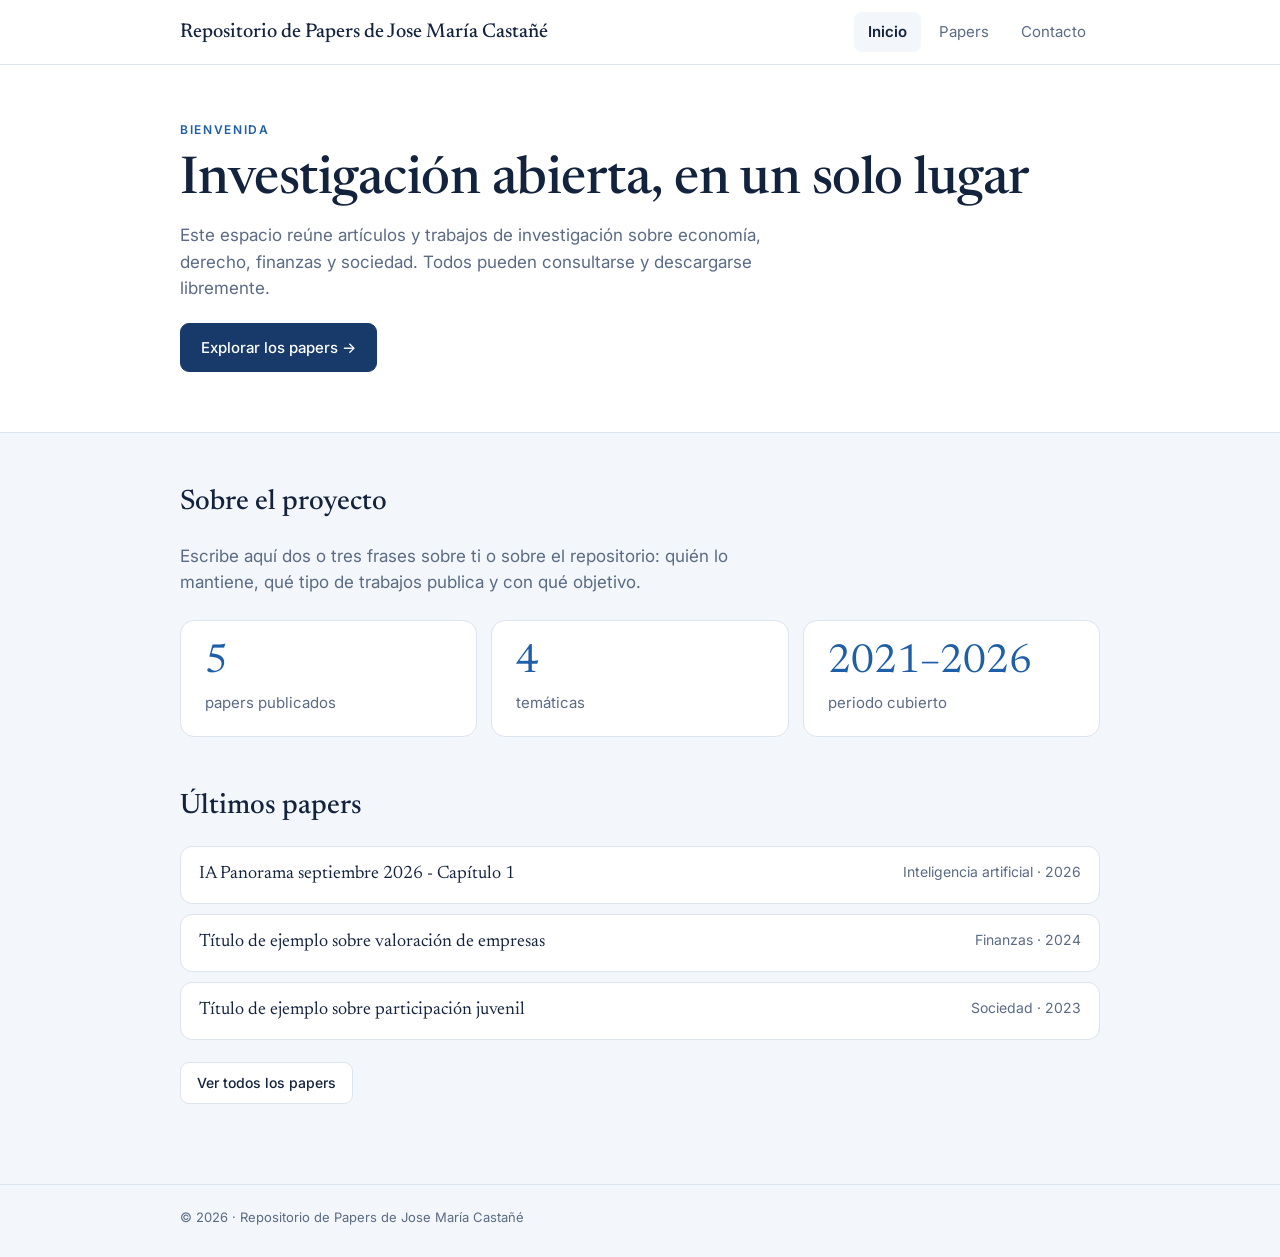
<file: index.html>
<!doctype html>
<html lang="es">
<head>
<meta charset="utf-8">
<meta name="viewport" content="width=device-width, initial-scale=1">
<title></title>
<meta name="description" content="Repositorio de papers con búsqueda por temática y año.">
<link rel="preconnect" href="https://fonts.googleapis.com">
<link rel="preconnect" href="https://fonts.gstatic.com" crossorigin>
<link href="https://fonts.googleapis.com/css2?family=Newsreader:opsz,wght@6..72,400;6..72,500;6..72,600&family=Inter:wght@400;500;600&display=swap" rel="stylesheet">
<link rel="stylesheet" href="estilos.css">
</head>
<body data-page="inicio">
<header class="nav" id="nav"></header>

<main>
  <section class="hero">
    <div class="wrap">
      <!-- ======= EDITA AQUÍ LOS TEXTOS DE PORTADA ======= -->
      <p class="eyebrow">Bienvenida</p>
      <h1>Investigación abierta, en un solo lugar</h1>
      <p class="lede">Este espacio reúne artículos y trabajos de investigación sobre economía, derecho, finanzas y sociedad. Todos pueden consultarse y descargarse libremente.</p>
      <p class="cta"><a class="btn primary big" href="papers.html">Explorar los papers →</a></p>
      <!-- ================================================ -->
    </div>
  </section>

  <section class="wrap section">
    <!-- ======= EDITA AQUÍ EL BLOQUE "SOBRE EL PROYECTO" ======= -->
    <h2>Sobre el proyecto</h2>
    <p class="lede" style="margin-bottom:24px">Escribe aquí dos o tres frases sobre ti o sobre el repositorio: quién lo mantiene, qué tipo de trabajos publica y con qué objetivo.</p>
    <!-- ======================================================== -->

    <div class="grid3" id="stats">
      <div class="card"><p class="stat" id="s-papers">–</p><p>papers publicados</p></div>
      <div class="card"><p class="stat" id="s-temas">–</p><p>temáticas</p></div>
      <div class="card"><p class="stat" id="s-anios">–</p><p>periodo cubierto</p></div>
    </div>

    <h2 style="margin-top:48px">Últimos papers</h2>
    <div class="latest" id="latest"></div>
    <p class="cta"><a class="btn" href="papers.html">Ver todos los papers</a></p>
  </section>
</main>

<footer><div class="wrap"></div></footer>

<script src="config.js"></script>
<script>
loadPapers().then(papers=>{
  const years = papers.map(p=>+p.anio).filter(Boolean);
  document.getElementById("s-papers").textContent = papers.length;
  document.getElementById("s-temas").textContent = new Set(papers.map(p=>p.tematica).filter(Boolean)).size;
  document.getElementById("s-anios").textContent = years.length ? (Math.min(...years)===Math.max(...years) ? Math.min(...years) : `${Math.min(...years)}–${Math.max(...years)}`) : "–";
  const latest = [...papers].sort((a,b)=>b.anio-a.anio).slice(0,3);
  document.getElementById("latest").innerHTML = latest.map(p=>
    `<a href="${esc(pdfHref(p))}" target="_blank" rel="noopener"><span class="t">${esc(p.titulo)}</span><span class="m">${esc(p.tematica)} · ${esc(p.anio)}</span></a>`).join("");
}).catch(()=>{ document.getElementById("latest").innerHTML = LOAD_ERROR; });
</script>
</body>
</html>
</file>
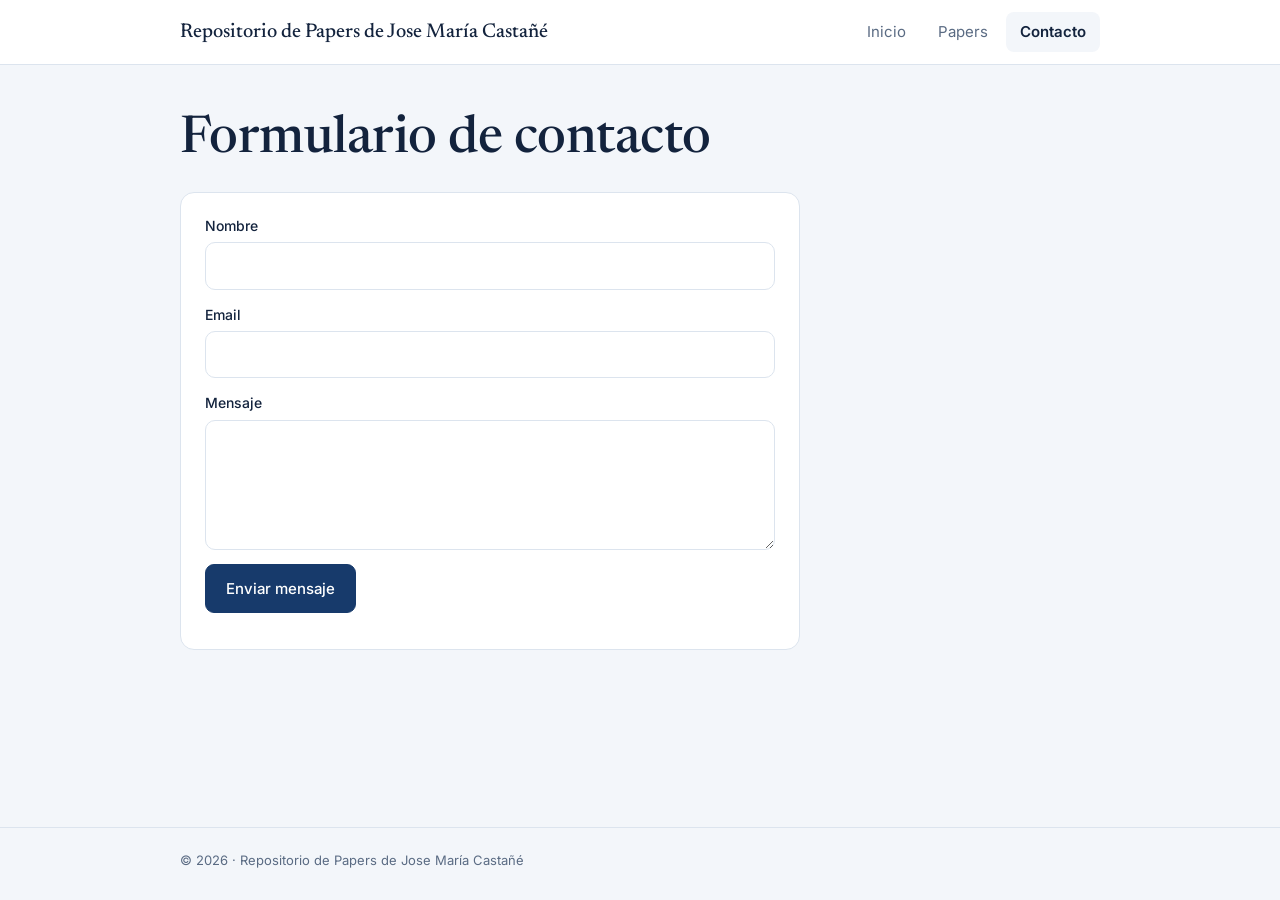
<file: contacto.html>
<!doctype html>
<html lang="es">
<head>
<meta charset="utf-8">
<meta name="viewport" content="width=device-width, initial-scale=1">
<title>Contacto</title>
<meta name="description" content="Contacto del repositorio de papers.">
<link rel="preconnect" href="https://fonts.googleapis.com">
<link rel="preconnect" href="https://fonts.gstatic.com" crossorigin>
<link href="https://fonts.googleapis.com/css2?family=Newsreader:opsz,wght@6..72,400;6..72,500;6..72,600&family=Inter:wght@400;500;600&display=swap" rel="stylesheet">
<link rel="stylesheet" href="estilos.css">
</head>
<body data-page="contacto">
<header class="nav" id="nav"></header>

<main>
  <section class="wrap section">
    <div class="contact">
      <!-- ======= EDITA AQUÍ EL TÍTULO ======= -->
      <h1>Formulario de contacto</h1>
      <!-- ==================================== -->
      <form class="card" id="form">
        <label class="field">Nombre<input name="nombre" required autocomplete="name"></label>
        <label class="field">Email<input name="email" type="email" required autocomplete="email"></label>
        <label class="field">Mensaje<textarea name="mensaje" required></textarea></label>
        <div><button class="btn primary big" type="submit">Enviar mensaje</button></div>
        <p class="note" id="note"></p>
      </form>
    </div>
  </section>
</main>

<footer><div class="wrap"></div></footer>

<script src="config.js"></script>
<script>
/* Si hay código de Formspree, el formulario llega directo a tu correo.
   Si no, abre el programa de correo de quien escribe con el mensaje ya rellenado. */
document.getElementById("form").addEventListener("submit", async e=>{
  e.preventDefault();
  const f = new FormData(e.target), note = document.getElementById("note");
  if(CONFIG.formspree){
    try{
      const r = await fetch("https://formspree.io/f/"+CONFIG.formspree,{method:"POST",body:f,headers:{Accept:"application/json"}});
      if(!r.ok) throw 0;
      e.target.reset(); note.textContent = "¡Gracias! Tu mensaje se ha enviado.";
    }catch{ note.textContent = "No se pudo enviar. Escríbeme directamente a " + CONFIG.email; }
  }else{
    const body = `${f.get("mensaje")}\n\n— ${f.get("nombre")} (${f.get("email")})`;
    location.href = `mailto:${CONFIG.email}?subject=${encodeURIComponent("Mensaje desde "+CONFIG.nombreWeb)}&body=${encodeURIComponent(body)}`;
  }
});
</script>
</body>
</html>
</file>
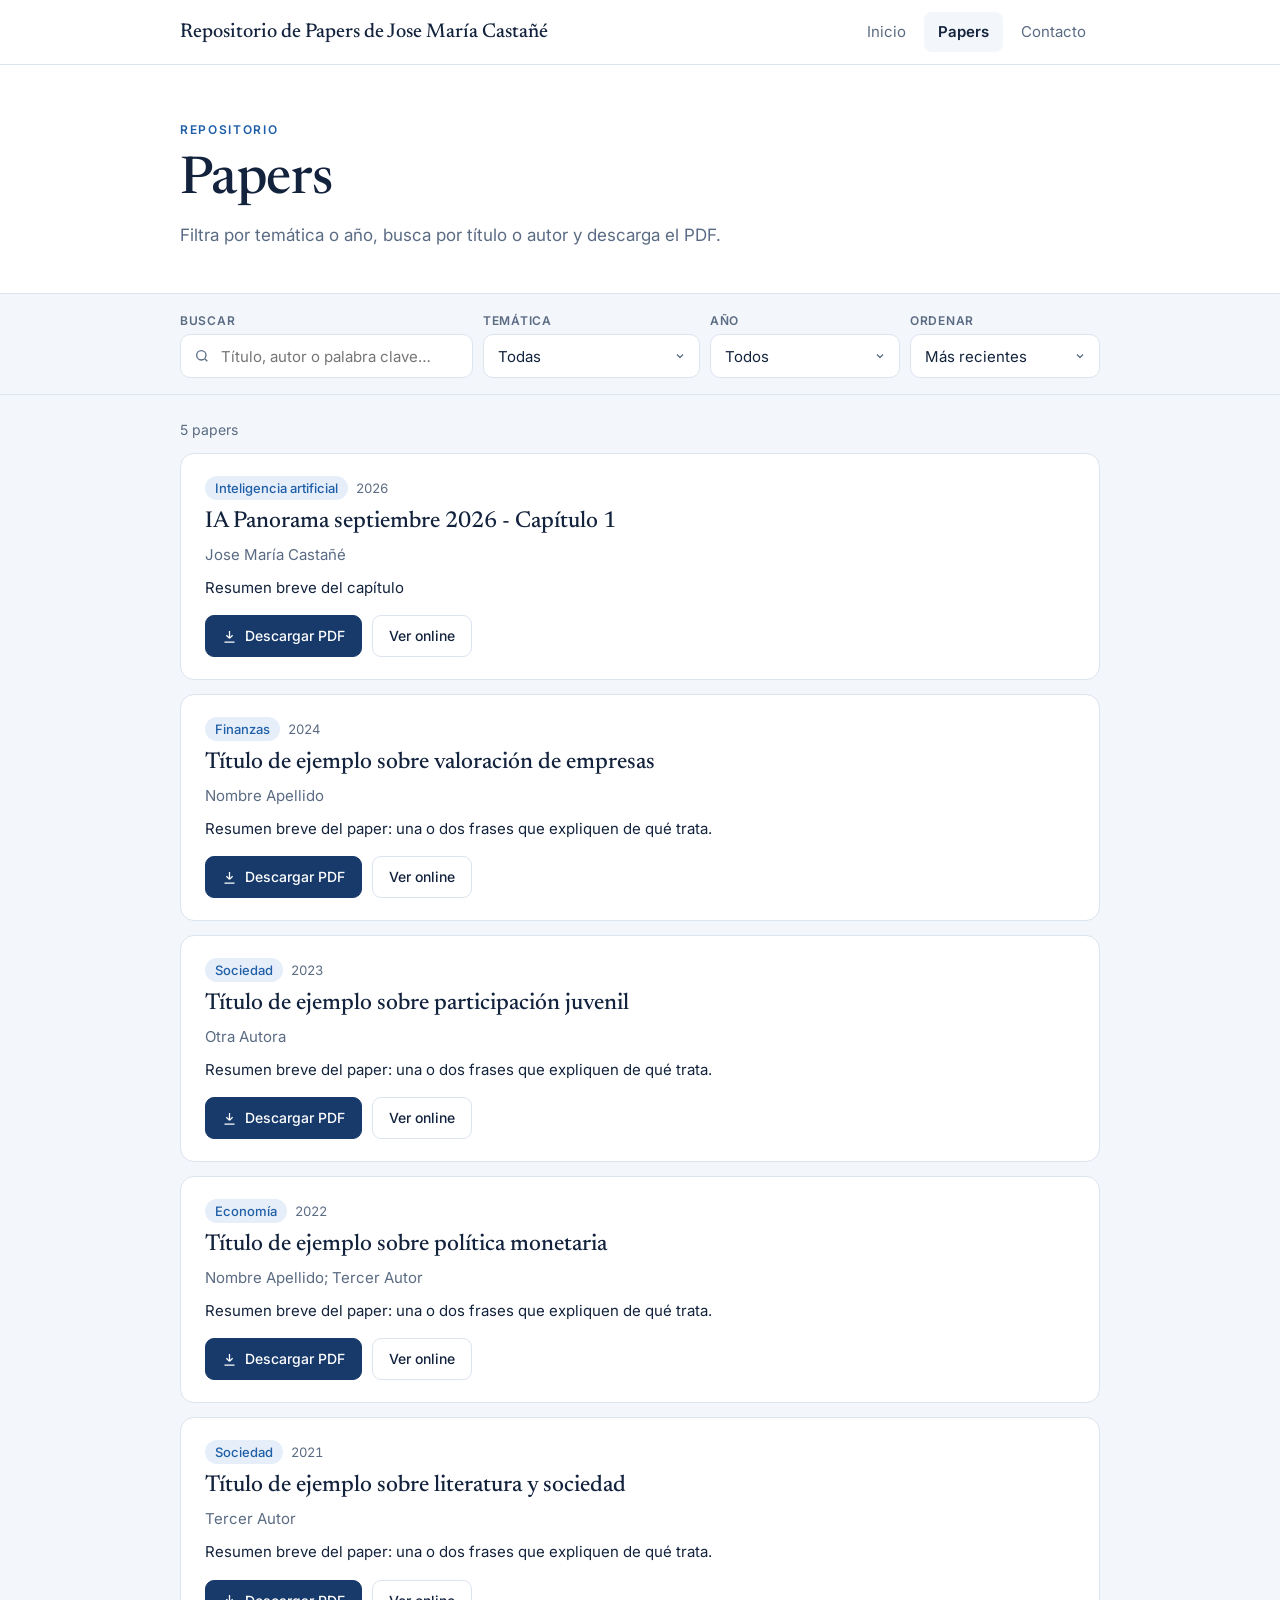
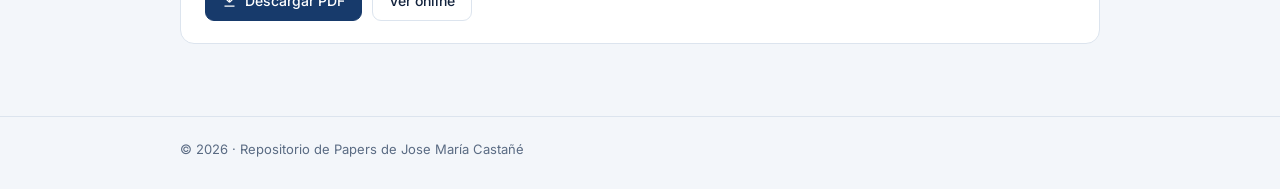
<file: papers.html>
<!doctype html>
<html lang="es">
<head>
<meta charset="utf-8">
<meta name="viewport" content="width=device-width, initial-scale=1">
<title>Papers</title>
<meta name="description" content="Busca y descarga papers por temática y año.">
<link rel="preconnect" href="https://fonts.googleapis.com">
<link rel="preconnect" href="https://fonts.gstatic.com" crossorigin>
<link href="https://fonts.googleapis.com/css2?family=Newsreader:opsz,wght@6..72,400;6..72,500;6..72,600&family=Inter:wght@400;500;600&display=swap" rel="stylesheet">
<link rel="stylesheet" href="estilos.css">
</head>
<body data-page="papers">
<header class="nav" id="nav"></header>

<main>
  <section class="hero">
    <div class="wrap">
      <!-- ======= EDITA AQUÍ LOS TEXTOS DE CABECERA ======= -->
      <p class="eyebrow">Repositorio</p>
      <h1>Papers</h1>
      <p class="lede">Filtra por temática o año, busca por título o autor y descarga el PDF.</p>
      <!-- ================================================= -->
    </div>
  </section>

  <div class="controls">
    <div class="wrap">
      <div class="row">
        <label class="filter search-f">Buscar
          <span class="search">
            <svg width="16" height="16" viewBox="0 0 24 24" fill="none" stroke="currentColor" stroke-width="2"><circle cx="11" cy="11" r="7"/><path d="m20 20-3.5-3.5"/></svg>
            <input id="q" type="search" placeholder="Título, autor o palabra clave…">
          </span>
        </label>
        <label class="filter">Temática<select id="topic"><option value="">Todas</option></select></label>
        <label class="filter">Año<select id="year"><option value="">Todos</option></select></label>
        <label class="filter">Ordenar<select id="sort">
          <option value="new">Más recientes</option>
          <option value="old">Más antiguos</option>
          <option value="az">Título (A–Z)</option>
        </select></label>
      </div>
    </div>
  </div>

  <div class="wrap results">
    <div class="meta"><span id="count"></span><button class="reset" id="reset" hidden>Quitar filtros</button></div>
    <div class="list" id="list"></div>
  </div>
</main>

<footer><div class="wrap"></div></footer>

<script src="config.js"></script>
<script>
let papers = [];
const state = { q:"", topic:"", year:"", sort:"new" };
const $ = id => document.getElementById(id);

function buildFilters(){
  const counts = {};
  papers.forEach(p => { if(p.tematica) counts[p.tematica]=(counts[p.tematica]||0)+1; });
  const topics = Object.keys(counts).sort((a,b)=>a.localeCompare(b,"es"));
  $("topic").innerHTML = `<option value="">Todas</option>` +
    topics.map(t=>`<option value="${esc(t)}" ${state.topic===t?"selected":""}>${esc(t)} (${counts[t]})</option>`).join("");
  const years = [...new Set(papers.map(p=>p.anio).filter(Boolean))].sort((a,b)=>b-a);
  $("year").innerHTML = `<option value="">Todos</option>` + years.map(y=>`<option ${y===state.year?"selected":""}>${esc(y)}</option>`).join("");
  $("q").value = state.q; $("sort").value = state.sort;
}

function highlight(text){
  const safe = esc(text);
  const words = state.q.trim().split(/\s+/).filter(w=>w.length>1).map(w=>esc(w).replace(/[.*+?^${}()|[\]\\]/g,"\\$&"));
  if(!words.length) return safe;
  return safe.replace(new RegExp("("+words.join("|")+")","gi"),"<mark>$1</mark>");
}

function render(){
  const terms = norm(state.q).split(/\s+/).filter(Boolean);
  let out = papers.filter(p =>
    (!state.topic || p.tematica===state.topic) &&
    (!state.year  || p.anio===state.year) &&
    terms.every(t => norm(p.titulo+" "+p.autores+" "+p.resumen+" "+p.tematica).includes(t))
  );
  out.sort((a,b)=> state.sort==="az" ? a.titulo.localeCompare(b.titulo,"es")
                 : state.sort==="old" ? (a.anio-b.anio) : (b.anio-a.anio));

  $("count").textContent = out.length===1 ? "1 paper" : `${out.length} papers`;
  $("reset").hidden = !(state.q||state.topic||state.year);

  $("list").innerHTML = out.length ? out.map(p=>{
    const href = pdfHref(p);
    return `<article>
      <div class="tags">${p.tematica?`<span class="tag">${esc(p.tematica)}</span>`:""}<span class="year">${esc(p.anio)}</span></div>
      <h2>${highlight(p.titulo)}</h2>
      <p class="authors">${highlight(p.autores)}</p>
      ${p.resumen?`<p class="abstract">${highlight(p.resumen)}</p>`:""}
      ${p.archivo?`<div class="actions">
        <a class="btn primary" href="${esc(href)}" download>
          <svg width="15" height="15" viewBox="0 0 24 24" fill="none" stroke="currentColor" stroke-width="2"><path d="M12 3v12m0 0 5-5m-5 5-5-5M4 21h16"/></svg>Descargar PDF</a>
        <a class="btn" href="${esc(href)}" target="_blank" rel="noopener">Ver online</a>
      </div>`:""}
    </article>`;
  }).join("") : `<div class="empty">No hay papers que coincidan con estos filtros.</div>`;
  writeURL();
}

/* Guarda los filtros en la dirección para poder compartir un enlace filtrado */
function writeURL(){
  const u = new URLSearchParams();
  if(state.q) u.set("q",state.q); if(state.topic) u.set("tema",state.topic);
  if(state.year) u.set("anio",state.year); if(state.sort!=="new") u.set("orden",state.sort);
  history.replaceState(null,"",location.pathname+(u.toString()?"?"+u:""));
}
function readURL(){
  const u = new URLSearchParams(location.search);
  state.q=u.get("q")||""; state.topic=u.get("tema")||""; state.year=u.get("anio")||""; state.sort=u.get("orden")||"new";
}

$("q").addEventListener("input", e=>{ state.q=e.target.value; render(); });
$("year").addEventListener("change", e=>{ state.year=e.target.value; render(); });
$("sort").addEventListener("change", e=>{ state.sort=e.target.value; render(); });
$("topic").addEventListener("change", e=>{ state.topic=e.target.value; render(); });
$("reset").addEventListener("click", ()=>{ state.q=state.topic=state.year=""; $("q").value=""; $("topic").value=""; $("year").value=""; render(); });

loadPapers().then(p=>{ papers=p; readURL(); buildFilters(); render(); })
            .catch(()=>{ $("list").innerHTML = LOAD_ERROR; });
</script>
</body>
</html>
</file>
<file: estilos.css>
/* =====================================================================
   COLORES Y TIPOGRAFÍAS DE TODA LA WEB
   Cambia aquí los valores y se aplicarán a las tres pestañas.
   Los colores van en formato hexadecimal (#RRGGBB). Puedes elegirlos
   en https://htmlcolorcodes.com/es/ y pegar el código.
   ===================================================================== */
:root{
  --fondo:        #f3f6fa;   /* fondo general de la página            */
  --superficie:   #ffffff;   /* fondo de tarjetas, cabecera y menú    */
  --texto:        #13233d;   /* color del texto principal             */
  --texto-suave:  #5a6b83;   /* texto secundario (autores, fechas)    */
  --lineas:       #dce4ee;   /* bordes y separadores                  */
  --acento:       #1f5fa8;   /* color de marca (etiquetas, enlaces)   */
  --acento-suave: #e5eef9;   /* fondo de las etiquetas de temática    */
  --boton:        #173a6b;   /* fondo de los botones principales      */
  --boton-texto:  #ffffff;   /* texto de los botones principales      */
  --chip:         #e8eef6;   /* fondo de los filtros de temática      */

  --serif:"Newsreader",Georgia,"Times New Roman",serif;   /* títulos  */
  --sans:"Inter",system-ui,-apple-system,"Segoe UI",sans-serif; /* texto */
}
/* ===================================================================== */

*{box-sizing:border-box}
body{margin:0;background:var(--fondo);color:var(--texto);font-family:var(--sans);font-size:16px;line-height:1.55;-webkit-font-smoothing:antialiased;display:flex;flex-direction:column;min-height:100vh}
main{flex:1}
a{color:inherit}
.wrap{max-width:960px;margin:0 auto;padding:0 20px}
input,select,button,textarea{font:inherit}
input:focus,select:focus,button:focus-visible,a:focus-visible{outline:2px solid var(--acento);outline-offset:1px}

/* ---------- Menú superior ---------- */
.nav{background:var(--superficie);border-bottom:1px solid var(--lineas)}
.nav .wrap{display:flex;align-items:center;justify-content:space-between;gap:16px;height:64px}
.brand{font-family:var(--serif);font-size:20px;font-weight:500;text-decoration:none;white-space:nowrap}
.tabs{display:flex;gap:4px}
.tabs a{text-decoration:none;font-size:15px;color:var(--texto-suave);padding:8px 14px;border-radius:8px}
.tabs a:hover{color:var(--texto);background:var(--fondo)}
.tabs a[aria-current=page]{color:var(--texto);font-weight:600;background:var(--fondo)}

/* ---------- Cabeceras de página ---------- */
.hero{background:var(--superficie);border-bottom:1px solid var(--lineas)}
.hero .wrap{padding-top:56px;padding-bottom:44px}
.eyebrow{font-size:12px;letter-spacing:.14em;text-transform:uppercase;color:var(--acento);font-weight:600;margin:0 0 14px}
h1{font-family:var(--serif);font-weight:500;font-size:clamp(34px,5vw,52px);line-height:1.05;margin:0 0 14px;letter-spacing:-.01em}
.lede{font-size:17px;color:var(--texto-suave);max-width:620px;margin:0}

/* ---------- Botones ---------- */
.btn{display:inline-flex;align-items:center;gap:8px;font-size:14px;font-weight:500;text-decoration:none;padding:9px 16px;border-radius:9px;border:1px solid var(--lineas);background:var(--superficie);color:var(--texto);cursor:pointer}
.btn:hover{border-color:var(--texto)}
.btn.primary{background:var(--boton);color:var(--boton-texto);border-color:var(--boton)}
.btn.primary:hover{opacity:.88}
.btn.big{font-size:15px;padding:12px 20px}

/* ---------- Inicio ---------- */
.section{padding-top:48px;padding-bottom:64px}
.section h2{font-family:var(--serif);font-weight:500;font-size:28px;margin:0 0 18px}
.grid3{display:grid;grid-template-columns:repeat(3,1fr);gap:14px}
.card{background:var(--superficie);border:1px solid var(--lineas);border-radius:14px;padding:22px 24px}
.card h3{font-family:var(--serif);font-weight:500;font-size:20px;margin:0 0 6px}
.card p{margin:0;color:var(--texto-suave);font-size:15px}
.card .stat{font-family:var(--serif);font-size:40px;line-height:1;margin:0 0 8px;color:var(--acento)}
.latest{display:grid;gap:10px}
.latest a{display:flex;justify-content:space-between;gap:16px;text-decoration:none;background:var(--superficie);border:1px solid var(--lineas);border-radius:12px;padding:14px 18px}
.latest a:hover{border-color:var(--texto)}
.latest .t{font-family:var(--serif);font-size:18px}
.latest .m{color:var(--texto-suave);font-size:14px;white-space:nowrap}
.cta{margin-top:22px}

/* ---------- Papers ---------- */
.controls{position:sticky;top:0;z-index:5;background:color-mix(in srgb,var(--fondo) 94%,transparent);backdrop-filter:blur(8px);border-bottom:1px solid var(--lineas)}
.controls .wrap{padding-top:18px;padding-bottom:16px;display:grid;gap:14px}
.row{display:flex;gap:10px;flex-wrap:wrap}
.row{align-items:flex-end}
.search{display:block;position:relative}
.search svg{position:absolute;left:14px;top:50%;transform:translateY(-50%);color:var(--texto-suave)}
input[type=search],select,.field input,.field textarea{font-size:15px;color:var(--texto);background:var(--superficie);border:1px solid var(--lineas);border-radius:10px}
input[type=search],select{height:44px}
input[type=search]{width:100%;padding:0 14px 0 40px}
select{padding:0 36px 0 14px;appearance:none;cursor:pointer;
  background-image:url("data:image/svg+xml,%3Csvg xmlns='http://www.w3.org/2000/svg' width='12' height='12' viewBox='0 0 24 24' fill='none' stroke='%235a6b83' stroke-width='2.5'%3E%3Cpath d='m6 9 6 6 6-6'/%3E%3C/svg%3E");
  background-repeat:no-repeat;background-position:right 13px center}
.filter{display:grid;gap:4px;font-size:12px;font-weight:600;letter-spacing:.06em;text-transform:uppercase;color:var(--texto-suave)}
.filter select,.filter input{text-transform:none;letter-spacing:0;font-weight:400;min-width:190px}
.search-f{flex:1 1 280px}
.chips{display:flex;gap:8px;flex-wrap:wrap}
.chip{font-size:14px;border:1px solid transparent;background:var(--chip);color:var(--texto);padding:6px 14px;border-radius:999px;cursor:pointer}
.chip:hover{filter:brightness(.96)}
.chip[aria-pressed=true]{background:var(--boton);color:var(--boton-texto)}
.chip .n{opacity:.55;margin-left:4px;font-size:12px}
.results{padding-top:24px;padding-bottom:72px}
.meta{display:flex;justify-content:space-between;align-items:center;color:var(--texto-suave);font-size:14px;margin-bottom:12px;gap:10px;flex-wrap:wrap}
.reset{font-size:14px;background:none;border:0;color:var(--acento);cursor:pointer;padding:0;text-decoration:underline;text-underline-offset:3px}
.list{display:grid;gap:14px}
article{background:var(--superficie);border:1px solid var(--lineas);border-radius:14px;padding:22px 24px;transition:border-color .15s,box-shadow .15s}
article:hover{border-color:color-mix(in srgb,var(--lineas) 70%,var(--texto));box-shadow:0 4px 18px rgba(0,0,0,.05)}
.tags{display:flex;gap:8px;align-items:center;font-size:13px;margin-bottom:8px;flex-wrap:wrap}
.tag{background:var(--acento-suave);color:var(--acento);padding:2px 10px;border-radius:999px;font-weight:500}
.year{color:var(--texto-suave);font-variant-numeric:tabular-nums}
article h2{font-family:var(--serif);font-weight:500;font-size:23px;line-height:1.25;margin:0 0 6px}
.authors{color:var(--texto-suave);font-size:15px;margin:0 0 10px}
.abstract{margin:0 0 16px;font-size:15px}
.actions{display:flex;gap:10px;flex-wrap:wrap}
mark{background:#cfe0f7;color:inherit;padding:0 1px;border-radius:2px}
.empty,.error{text-align:center;padding:60px 20px;color:var(--texto-suave);border:1px dashed var(--lineas);border-radius:14px}
.error{color:var(--acento);text-align:left}

/* ---------- Contacto ---------- */
.contact{max-width:620px}
.contact h1{margin-bottom:24px}
.contact-list{display:grid;gap:12px}
.contact-list a{display:flex;align-items:center;gap:14px;text-decoration:none;background:var(--superficie);border:1px solid var(--lineas);border-radius:12px;padding:16px 18px}
.contact-list a:hover{border-color:var(--texto)}
.contact-list .ico{width:38px;height:38px;border-radius:50%;background:var(--acento-suave);color:var(--acento);display:grid;place-items:center;flex:none}
.contact-list small{display:block;color:var(--texto-suave);font-size:13px}
form.card{display:grid;gap:14px}
.field{display:grid;gap:6px;font-size:14px;font-weight:500}
.field input,.field textarea{padding:11px 14px;font-weight:400;width:100%}
.field textarea{min-height:130px;resize:vertical}
.note{font-size:13px;color:var(--texto-suave);margin:0}

/* ---------- Pie ---------- */
footer{border-top:1px solid var(--lineas);color:var(--texto-suave);font-size:13px}
footer .wrap{padding-top:22px;padding-bottom:30px}

/* ---------- Móvil ---------- */
@media (max-width:700px){
  .nav .wrap{height:auto;padding-top:12px;padding-bottom:10px;flex-direction:column;align-items:flex-start;gap:8px}
  .tabs{margin-left:-14px}
  .hero .wrap{padding-top:36px;padding-bottom:30px}
  .controls{position:static}
  article,.card{padding:18px}
  article h2{font-size:20px}
  .filter{flex:1 1 140px}
  .filter select{min-width:0;width:100%}
  .search-f{flex-basis:100%}
  .grid3{grid-template-columns:1fr}
  .latest a{flex-direction:column;gap:2px}
}
</file>
